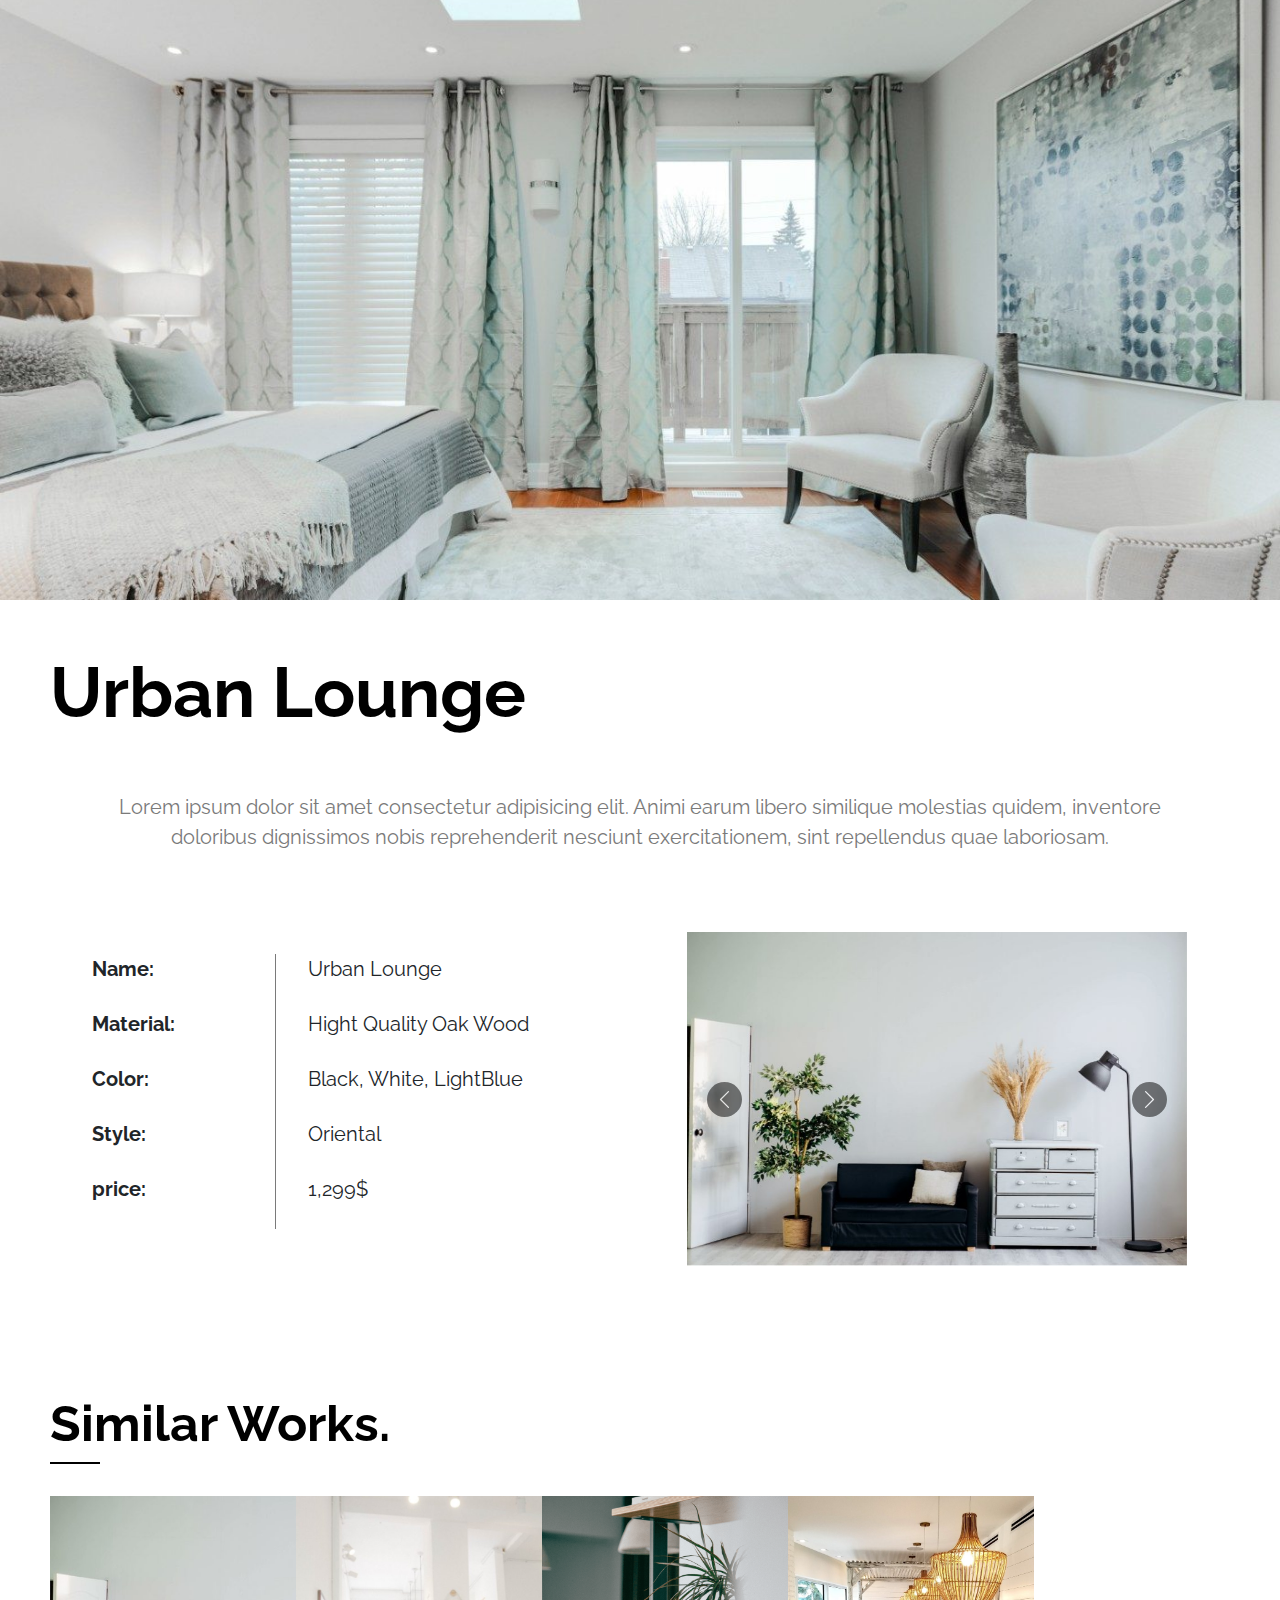
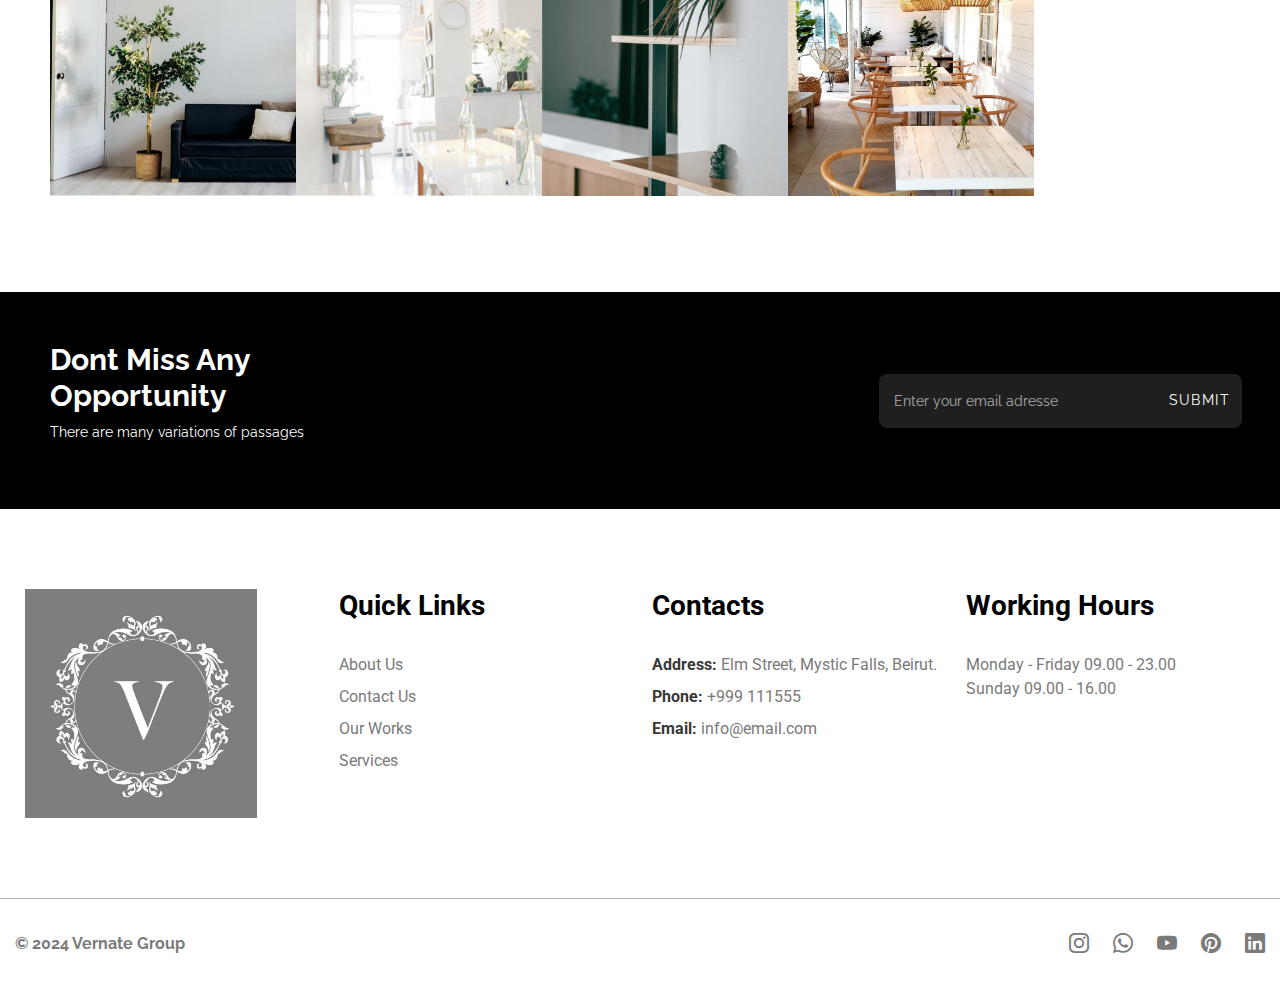
<file: page.html>
<!DOCTYPE html>
<html lang="en">
  <head>
    <meta charset="UTF-8" />
    <meta name="viewport" content="width=device-width, initial-scale=1.0" />
    <title>Center Hello</title>
    <link rel="stylesheet" href="style.css" />
    <!-- Google fonts -->
    <link rel="preconnect" href="https://fonts.googleapis.com" />
    <link rel="preconnect" href="https://fonts.gstatic.com" crossorigin />

    <link
      href="https://fonts.googleapis.com/css2?family=Raleway:wght@400;700&display=swap"
      rel="stylesheet"
    />
    <link
      href="https://fonts.googleapis.com/css2?family=Lora:wght@400;700&display=swap"
      rel="stylesheet"
    />

    <link
      href="https://fonts.googleapis.com/css2?family=Roboto:wght@400;500;700&display=swap"
      rel="stylesheet"
    />

    <link
      href="https://cdn.jsdelivr.net/npm/bootstrap@5.3.2/dist/css/bootstrap.min.css"
      rel="stylesheet"
    />
    <!-- Bootstrap Icons CSS -->
    <link
      href="https://cdn.jsdelivr.net/npm/bootstrap-icons/font/bootstrap-icons.css"
      rel="stylesheet"
    />
  </head>
  <body>
    <section id="description">
      <img src="Images/sidekix-media-1287922-unsplash-1.jpg" />
      <div class="desc">
        <h1>Urban Lounge</h1>
        <p>
          Lorem ipsum dolor sit amet consectetur adipisicing elit. Animi earum
          libero similique molestias quidem, inventore doloribus dignissimos
          nobis reprehenderit nesciunt exercitationem, sint repellendus quae
          laboriosam.
        </p>
      </div>
      <div class="details">
        <ul class="first-list">
          <li>Name:</li>
          <li>Material:</li>
          <li>Color:</li>
          <li>Style:</li>
          <li>price:</li>
        </ul>
        <ul class="second-list">
          <li>Urban Lounge</li>
          <li>Hight Quality Oak Wood</li>
          <li>Black, White, LightBlue</li>
          <li>Oriental</li>
          <li>1,299$</li>
        </ul>
        <div id="imageSlider" class="carousel slide" data-bs-ride="carousel">
          <div class="carousel-inner">
            <div class="carousel-item active">
              <img
                src="Images/alexandra-gorn-485551-unsplash.jpg"
                class="d-block w-100"
                alt="Image 1"
              />
            </div>
            <div class="carousel-item">
              <img
                src="Images/jose-soriano-1231568-unsplash1.jpeg"
                class="d-block w-100"
                alt="Image 2"
              />
            </div>
            <div class="carousel-item">
              <img
                src="Images/sylwia-pietruszka-218324-unsplash.jpg"
                class="d-block w-100"
                alt="Image 3"
              />
            </div>
            <div class="carousel-item">
              <img
                src="Images/sylwia-pietruszka-218324-unsplash.jpg"
                class="d-block w-100"
                alt="Image 4"
              />
            </div>
          </div>
          <button
            class="carousel-control-prev"
            type="button"
            data-bs-target="#imageSlider"
            data-bs-slide="prev"
          >
            <span class="carousel-control-prev-icon" aria-hidden="true"></span>
            <span class="visually-hidden">Previous</span>
          </button>
          <button
            class="carousel-control-next"
            type="button"
            data-bs-target="#imageSlider"
            data-bs-slide="next"
          >
            <span class="carousel-control-next-icon" aria-hidden="true"></span>
            <span class="visually-hidden">Next</span>
          </button>
        </div>
      </div>
    </section>
    <section id="similar">
      <h1 class="section-title">Similar Works.</h1>
      <div class="container">
        <div class="row">
          <div class="col d-flex flex-wrap">
            <div class="item">
              <div
                class="work-info d-flex flex-column align-items-center justify-content-center"
              >
                <h3>Vernate . Living Room</h3>
                <h3 class="work-name">Urban Lounge</h3>
              </div>
            </div>
            <div class="item">
              <div
                class="work-info d-flex flex-column align-items-center justify-content-center"
              >
                <h3>Vernate . Living Room</h3>
                <h3 class="work-name">Urban Lounge</h3>
              </div>
            </div>
            <div class="item">
              <div
                class="work-info d-flex flex-column align-items-center justify-content-center"
              >
                <h3>Vernate . Kitchen</h3>
                <h3 class="work-name">Urban Lounge</h3>
              </div>
            </div>
            <div class="item">
              <div
                class="work-info d-flex flex-column align-items-center justify-content-center"
              >
                <h3>Vernate . Bedroom</h3>
                <h3 class="work-name">Urban Lounge</h3>
              </div>
            </div>
          </div>
        </div>
      </div>
    </section>
    <section id="contact">
      <div class="container contact">
        <div class="row first-row">
          <div class="col-sm-4">
            <h2>Dont Miss Any Opportunity</h2>
            <p>There are many variations of passages</p>
          </div>
          <div class="col-sm-8">
            <div class="form">
              <input type="email" placeholder="Enter your email adresse" />
              <button type="submit">SUBMIT</button>
            </div>
          </div>
        </div>

        <div class="row second-row">
          <div class="col-md-3 d-flex align-items-center">
            <div class="text">
              <img src="logos/v-design.jpg" />
            </div>
          </div>
          <div class="col-md-3">
            <h3>Quick Links</h3>
            <ul>
              <li>About Us</li>
              <li>Contact Us</li>
              <li>Our Works</li>
              <li>Services</li>
            </ul>
          </div>
          <div class="col-md-3">
            <h3>Contacts</h3>
            <ul>
              <li>
                <strong>Address: </strong>Elm Street, Mystic Falls, Beirut.
              </li>
              <li><strong>Phone: </strong>+999 111555</li>
              <li><strong>Email: </strong>info@email.com</li>
            </ul>
          </div>
          <div class="col-md-3">
            <h3>Working Hours</h3>
            <p class="m-0 p-0">Monday - Friday 09.00 - 23.00</p>
            <p>Sunday 09.00 - 16.00</p>
          </div>
        </div>
        <div class="row third-row">
          <div class="col">
            <div class="content">
              <div class="copyright">
                <p>&copy; 2024 Vernate Group</p>
              </div>
              <div class="social">
                <a><i class="bi bi-instagram"></i></a>
                <a><i class="bi bi-whatsapp"></i></a>
                <a><i class="bi bi-youtube"></i></a>
                <a><i class="bi bi-pinterest"></i></a>
                <a><i class="bi bi-linkedin"></i></a>
              </div>
            </div>
          </div>
        </div>
      </div>
    </section>
    <script src="script.js"></script>
    <script src="https://cdn.jsdelivr.net/npm/bootstrap@5.3.2/dist/js/bootstrap.bundle.min.js"></script>
  </body>
</html>
</file>
<file: style.css>
* {
    padding: 0;
    margin: 0;
    box-sizing: border-box;
}

html {
    scroll-behavior: smooth;
}

body {
    font-family: 'Raleway', sans-serif !important;
    margin: 0;
    padding: 0;
    overflow-x: hidden;
}

/*reusable styles*/

.container {
    margin: 0 !important;
    padding: 0 !important;
    max-width: 100% !important;
    width: 100% !important;
}

section {
    margin: 4rem 0 4rem 0;
    padding: 2rem 0;
}

.section-title {
    font-size: 50px;
    margin-bottom: 2rem;
    padding-bottom: 10px;
    color: black;
    position: relative;
}

h1,
h2 {
    color: black !important;
    font-weight: 700 !important;
}

a {
    text-decoration: none;
}

ul {
    list-style: none;
}

.text-lg {
    font-size: 1rem;
    line-height: 1.5rem;
    color: gray;
}

.text-sm {
    font-size: 1rem;
    line-height: 1.2rem;
    color: gray;
}

.section-title:after {
    content: "";
    position: absolute;
    left: 0;
    bottom: 0;
    width: 50px;
    height: 2px;
    background-color: #000000;
}

p {
    color: #7A7A7A !important;
}

/***************HEADER*****

header {
    position: absolute;
    top: 0;
    left: 0;
    width: 100%;
    z-index: 100;
    box-shadow: 0 3px 5px 0 rgb(0 0 0 / 10%);
    transition: 0.3s;
    font-family: 'Roboto', sans-serif !important;
    background-color: black;
}

nav {
    height: 80px;
    max-height: 80px;
    display: flex;
    align-items: center;
}

.nav-list {
    display: flex;
    column-gap: 3.5rem;
}

.nav-link {
    font-size: 1rem;
    font-weight: 700;
    color: white !important;
    text-transform: uppercase;
    position: relative;
}

.nav-link:after {
    content: "";
    position: absolute;
    width: 0;
    height: 3px;
    background-color: rgb(255, 255, 255);
    bottom: -15px;
    left: 50%;
    transition: width 0.3s ease 0s, left 0.3s ease 0s;
}

.nav-link:hover:after {
    width: 50%;
    left: 25%;
    right: 25%;
}


.nav-close,
.nav-toggle {
    display: none;
}

.active-link {
    opacity: 0.5;
}
    */

/***************scroll-header******
.scroll-header {
    position: fixed;
    background-color: white;
    box-shadow: 0 5px 8px 0 rgb(0 0 0 / 15%);
}

.scroll-header .nav-link {
    color: black;
}

.scroll-header .nav {
    align-items: center;
}

.scroll-header .nav-link:after {
    background-color: black;
}


@media screen and (max-width: 767.98px) {

    .nav-menu {
        position: fixed;
        top: 0;
        left: 0;
        width: 100%;
        height: 100%;
        background-color: rgb(0, 0, 0);
        z-index: 100;
        display: flex;
        justify-content: center;
        align-items: center;
        transform: translateX(-100%);
        transition: 0.4s;
    }

    .show-menu {
        transform: translateX(0);
    }

    .nav-list {
        flex-direction: column;
        row-gap: 2.3rem;
        text-align: center;
    }

    .nav-toggle,
    .nav-close {
        display: block;
        color: gray;
        font-size: 1.8rem;
        cursor: pointer;
    }

    .nav-close {
        position: absolute;
        top: 1.5rem;
        left: 1rem;
    }

    .scroll-header .nav-link {
        color: white;
    }
}

***********************/
#hero {
    padding: 0 !important;
}

#hero .divider {
    width: 53px;
    height: 2px;
    margin-bottom: 120px;
    background-color: black;
}

#hero h1 {
    font-size: 100px;
    font-weight: 700;
    padding: 0;
    margin: 0;
    font-family: 'Lora', serif !important;
    z-index: 1;
}

#hero .hero-sc-title {
    padding: 0 0 0 120px;
    margin: 0;
}

#hero p {
    font-size: 30px;
    font-weight: 500;
    padding: 35px 0 0 0;
    text-transform: uppercase;
    text-align: center;
    color: rgb(85, 85, 85);

}

#hero .hero-third-block {
    position: relative;
    padding: 0;
}

#hero .sc-divider {
    position: absolute;
    width: 53px;
    height: 2px;
    background-color: black;
    bottom: 15px;
    left: -26.5px;

}

#hero .hero-right-img {
    width: 100%;
    max-width: 100%;
    object-fit: cover;
    object-position: center center;
    height: 563px;
}

#hero .box .box-img {
    object-fit: cover;
    object-position: center;
    height: 220px;
    width: 250px;
    max-width: 250px;
}

.box .box-text {
    padding: 20px 10px 0 20px;

}

.box h2 {
    font-size: 30px;
    margin-bottom: 16px;
}

.box p {
    font-size: 14px !important;
    padding: 0 !important;
    text-transform: none;
    text-align: left !important;
    color: #7A7A7A !important;
    font-weight: 400 !important;
    letter-spacing: 1.2px;
    font-family: 'Roboto', sans-serif !important;
}

#about {
    background-image: url("Images/sidekix-media-1129786-unsplash-2.jpeg");
    object-fit: cover;
    object-position: center left;
    min-height: 522px;
}

.about-content {
    background-color: rgb(255, 255, 255);
    margin-top: -300px;
    margin-left: 100px;
    margin-right: 100px;
    padding: 8rem 6rem 2rem 6rem;
}

.about-content p {
    font-size: 16px;
    font-weight: 700;
    line-height: 2;
    color: #7A7A7A;
    margin-bottom: 20px;
}

section .btn {
    background-color: black;
    color: white;
    font-weight: bolder;
    padding: 14px 19px;
    font-size: 16px;
    letter-spacing: 2px;
    transition: 0.5s ease;
    border: 1px solid white;
    border-radius: 0;
}

section .btn:hover {
    background-color: rgb(255, 255, 255);
    color: black;
    border: 1px solid rgb(0, 0, 0);
}

#services {
    padding-left: 30px;
    padding-right: 30px;
}

.service-box {
    margin-right: 60px;
}

#services img {
    width: 100%;
    max-width: 100%;
    height: 100%;
    object-fit: cover;
}

#services .service-img {
    height: 250px;
}

#services .service-img-first {
    padding-left: 4rem;
}

.service-box h2 {
    font-size: 30px;
    text-align: right;
}

.service-box p {
    font-size: 15px;
    font-weight: bolder;
    width: 60%;
    text-align: right;
    margin-left: auto;
    margin-bottom: 60px;
}

.third-service-box {
    margin-right: 0 !important;
    width: calc(25% - 60px) !important;
    display: flex;
    flex-direction: column;
    align-items: center;
    justify-content: space-between;
}

.third-service-box .section-title {
    transform: rotate(90deg);
    margin-top: 200px;
    width: 150% !important;
}

.third-service-box h2 {
    text-align: left;
}

.third-service-box p {
    width: 80%;
    text-align: left;
    margin-left: 0;
}

#works .section-title {
    margin-left: 150px;
}

#works .btn {
    margin-right: 100px;
}

#works .filter {
    margin: 40px 0 40px 0;
}

#works .filter-btns {
    background-color: white;
    color: black;
    font-size: 16px;
    border: none;
    padding: 0;
    margin: 0 20px;
    text-transform: uppercase;
}

#works .filter-btns.bold {
    font-weight: 700;
}

#works .item {
    background-size: cover;
    width: 20%;
    max-width: 20%;
    height: 500px;
    position: relative;
    background-position: left;
    transition: 1s ease-in-out;
}

#works .item:nth-child(1) {
    background-image: url('works/alexandra-gorn-485551-unsplash.jpg');
    background-size: cover;
    width: 20%;
    max-width: 20%;
    height: 500px;
}

#works .item:nth-child(2) {
    background-image: url('works/chang-duong-1170426-unsplash.jpg');
}

#works .item:nth-child(3) {
    background-image: url('works/charles-1196865-unsplash.png');
}

#works .item:nth-child(4) {
    background-image: url('works/george-pagan-iii-1391890-unsplash.jpg');
}

#works .item:nth-child(5) {
    background-image: url('works/hutomo-abrianto-673201-unsplash.jpg');
}

#works .item:nth-child(6) {
    background-image: url('works/jose-soriano-1231564-unsplash.jpg');
}

#works .item:nth-child(7) {
    background-image: url('works/jose-soriano-1231568-unsplash1.jpg');
}

#works .item:nth-child(8) {
    background-image: url('works/kirill-703001-unsplash.jpg');
}

#works .item:nth-child(9) {
    background-image: url('works/paul-hanaoka-369639-unsplash.jpg');
}

#works .item:nth-child(10) {
    background-image: url('works/sidekix-media-1287922-unsplash-2-1.jpg');
}

#works .item:hover {
    background-position: right !important;
}

#works .item .plus {
    position: absolute;
    width: 90px;
    height: 90px;
    font-size: 30px;
    left: 50%;
    transform: translateX(-50%);
    top: 15px;
    background-color: black;
    opacity: 0.9;
    color: white;
    display: none;
    justify-content: center;
    align-items: center;
    transition: 0.5s ease;
    cursor: pointer;
}

#works .item .plus:hover {
    background-color: white;
    color: black;
}

#works .item .work-info {
    position: absolute;
    width: 250px;
    height: 90px;
    font-size: 30px;
    left: 50%;
    transform: translateX(-50%) rotate(-90deg);
    bottom: 90px;
    background-color: black;
    color: white;
    display: none !important;
    justify-content: center;
    align-items: center;
    opacity: 0.9;
    transition: 0.5s ease;
    cursor: pointer;
}

#works .item .work-info:hover {
    background-color: white;
    color: black;
}

#works .item:hover .plus,
#works .item:hover .work-info {
    display: flex !important;
}

#works .item .work-info h3 {
    font-size: 16px;
    padding: 0;
    margin: 0 0 5px 0;
    font-family: 'Roboto', sans-serif;
}

#works .item .work-info .work-name {
    font-size: 20px;
    padding: 0;
    margin: 0;
    font-weight: 700;
    font-family: 'Roboto', sans-serif;
}

#works .items {
    display: none;
}

#works .all {
    display: block;
}

#contact {
    margin: 4rem 0 0 0 !important;
    padding: 0 !important
}

#contact .first-row {
    background-color: #000000;
    display: flex;
    align-items: center;
    padding: 50px 50px;
}

#contact .first-row h2 {
    color: white !important;
    font-weight: 700;
    font-size: 30px;
}

#contact .first-row p {
    color: white !important;
    font-size: 14px;
}

#contact .first-row .form {
    display: flex;
    align-items: center;
    justify-content: end;
}

#contact .first-row .form input {
    padding: 15px 150px 15px 15px;
    background-color: rgb(31, 31, 31);
    color: white !important;
    border: none;
    border-radius: 8px;
}

#contact .first-row .form input::placeholder {
    color: white;
    font-size: 14px;
    opacity: 0.6;
}

#contact .first-row button {
    background-color: transparent;
    color: white;
    font-size: 14px;
    padding: 0;
    margin: 0 0 0 -73px;
    letter-spacing: 1.4px;
    text-transform: uppercase;
    border: none;
    z-index: 1;
}

#contact .second-row {
    border-bottom: 1px solid #b1b1b1;
    padding: 80px 25px;
    font-family: 'Roboto', sans-serif !important;
}

#contact .second-row .text img {
    width: 80%;
    max-width: 80%;
}

#contact .second-row h3 {
    margin-bottom: 30px;
    font-weight: 700;
    color: black;
}

#contact .second-row ul {
    list-style: none;
    padding: 0;
}

#contact .second-row ul li {
    margin-bottom: 8px;
    color: #7A7A7A;
    font-size: 16px;
    cursor: pointer;
    width: fit-content;
}

#contact .second-row ul li strong {
    color: #383838;
}

#contact .third-row .content {
    display: flex;
    justify-content: space-between;
    align-items: center;
}

#contact .third-row {
    padding: 30px 15px;
}


#contact .third-row .col .content .copyright p {
    font-weight: 700 !important;
    margin: 0;
}

#contact .third-row .content .social a {
    display: inline-block;
    color: #7A7A7A;
    text-decoration: none;
    margin-right: 20px;
}

.social a:last-child {
    margin-right: 0 !important;
}

.social i {
    font-size: 20px;
    cursor: pointer;
}

.social a,
.social i {
    padding: 0;
    margin: 0;
    border: none;
}

#description {
    margin-top: 0 !important;
    padding-top: 0 !important;
}

#description img {
    width: 100%;
    max-width: 100%;
    height: 600px;
    object-fit: cover;
}


#description .desc h1 {
    font-size: 70px;
    padding: 50px;
}

#description .desc p {
    font-size: 20px;
    width: 100%;
    text-align: center;
    padding: 0 80px;
}

#description .details {
    display: flex;
    align-items: center;
    margin-top: 80px;
    gap: 100px;
    padding: 0 35px;
}

#description .details ul li {
    margin-bottom: 25px;
    font-size: 20px;
}

#description .details .first-list li {
    font-weight: 700;
    padding-left: 25px;
}

#description .details .second-list {
    border-left: 1px solid #7A7A7A;
}

#description .carousel {
    width: 500px;
    margin: 0 auto;
    /* Center the slider */
}

#description .carousel img {
    width: 100%;
    /* Ensure images fill the slider */
    height: auto;
}

/* Custom colors for the navigation buttons */
#description .carousel-control-prev-icon,
#description .carousel-control-next-icon {
    background-color: black !important;

    /* Change this to your desired color */
    border-radius: 50%;
    /* Optional: Make the icon background circular */
    width: 35px;
    /* Adjust the width if needed */
    height: 35px;
    z-index: 1;
    background-size: 60%;
    /*
    /* Adjust the height if needed */
}


#similar .item {
    background-size: cover;
    width: 20%;
    max-width: 20%;
    height: 300px;
    position: relative;
    background-position: left;
    transition: 1s ease-in-out;
}

#similar .item:nth-child(1) {
    background-image: url('works/alexandra-gorn-485551-unsplash.jpg');
    background-size: cover;
    width: 20%;
    max-width: 20%;
    height: 300px;
}

#similar .item:nth-child(2) {
    background-image: url('works/chang-duong-1170426-unsplash.jpg');
}

#similar .item:nth-child(3) {
    background-image: url('works/charles-1196865-unsplash.png');
}

#similar .item:nth-child(4) {
    background-image: url('works/george-pagan-iii-1391890-unsplash.jpg');
}

#similar .item:hover {
    background-position: right !important;
}


#similar .item .work-info {
    position: absolute;
    width: 200px;
    height: 70px;
    font-size: 20px;
    left: 50%;
    transform: translateX(-50%) rotate(-90deg);
    bottom: 70px;
    background-color: black;
    color: white;
    display: none !important;
    justify-content: center;
    align-items: center;
    opacity: 0.9;
    transition: 0.5s ease;
    cursor: pointer;
}

#similar .item .work-info:hover {
    background-color: white;
    color: black;
}

#similar .item:hover .work-info {
    display: flex !important;
}

#similar .item .work-info h3 {
    font-size: 14px;
    padding: 0;
    margin: 0 0 5px 0;
    font-family: 'Roboto', sans-serif;
}

#similar .item .work-info .work-name {
    font-size: 16px;
    padding: 0;
    margin: 0;
    font-weight: 700;
    font-family: 'Roboto', sans-serif;
}

#similar {
    padding-left: 50px;
}
</file>
